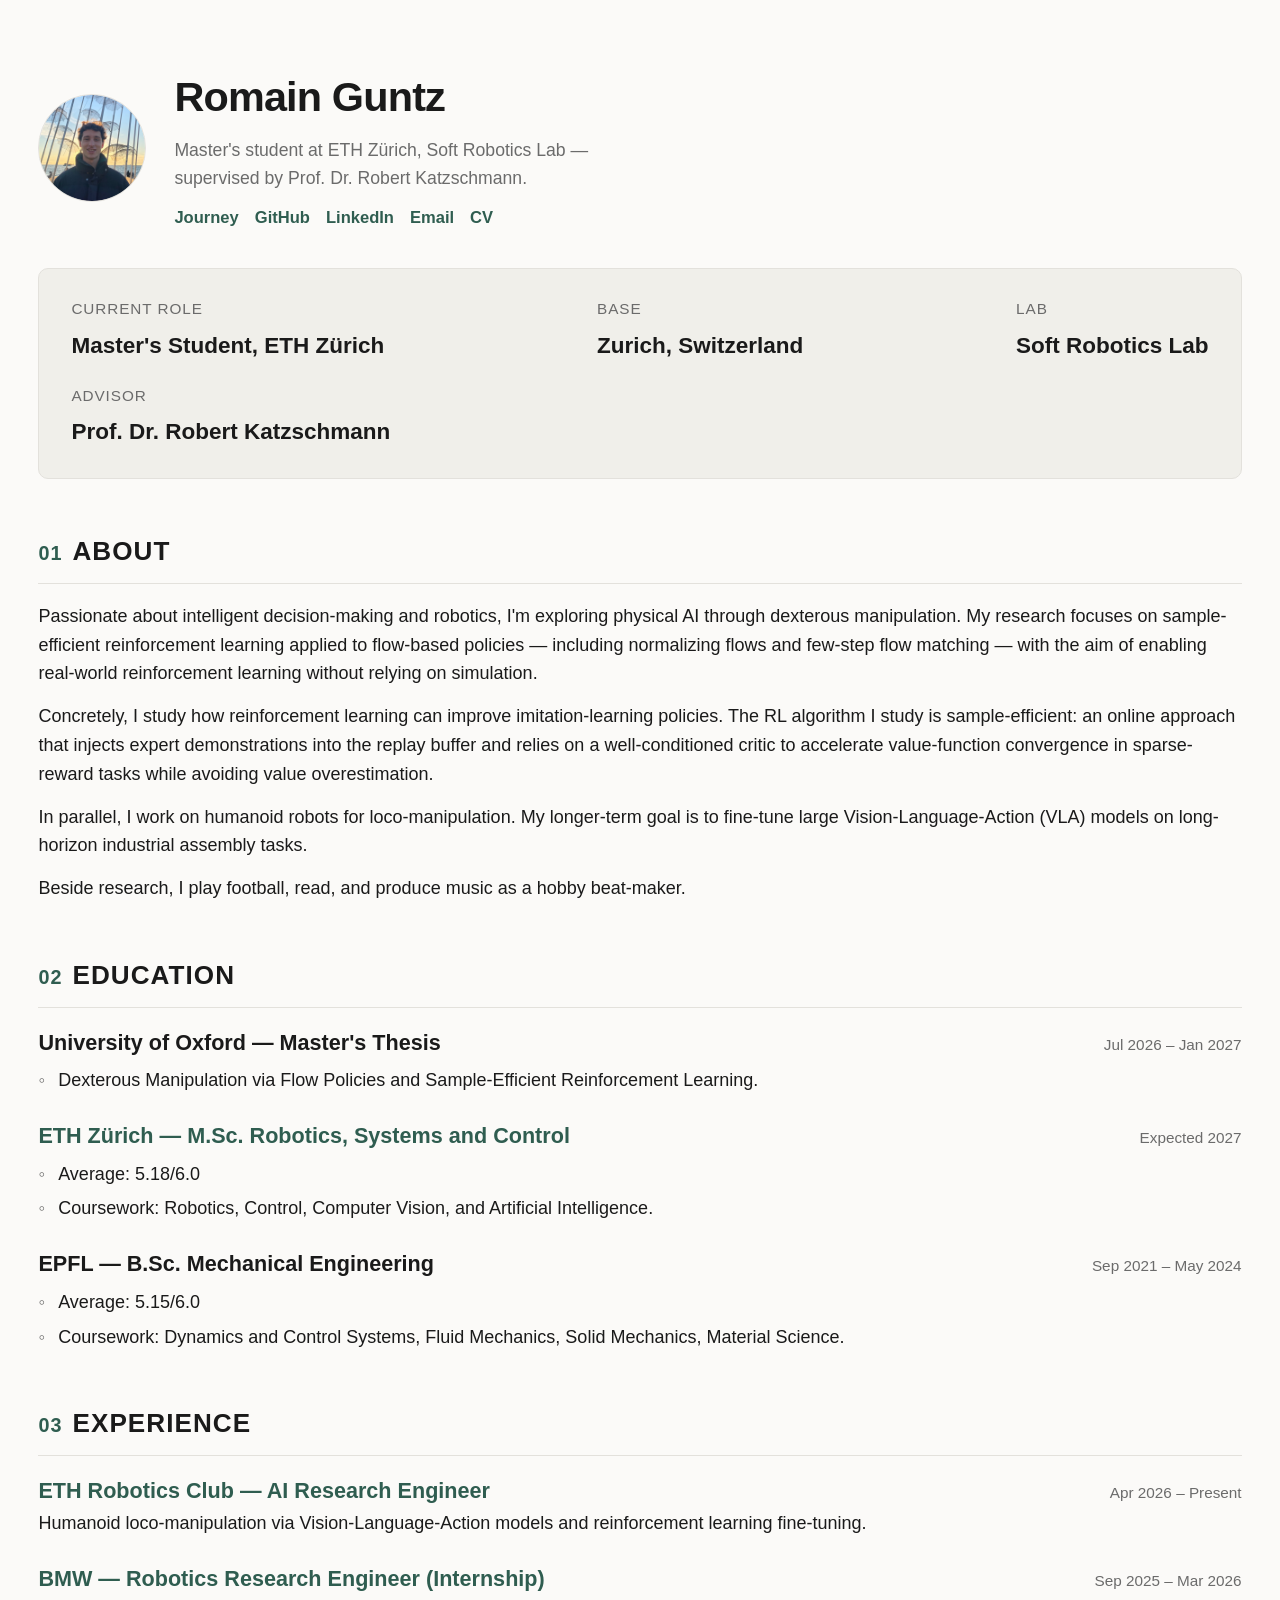
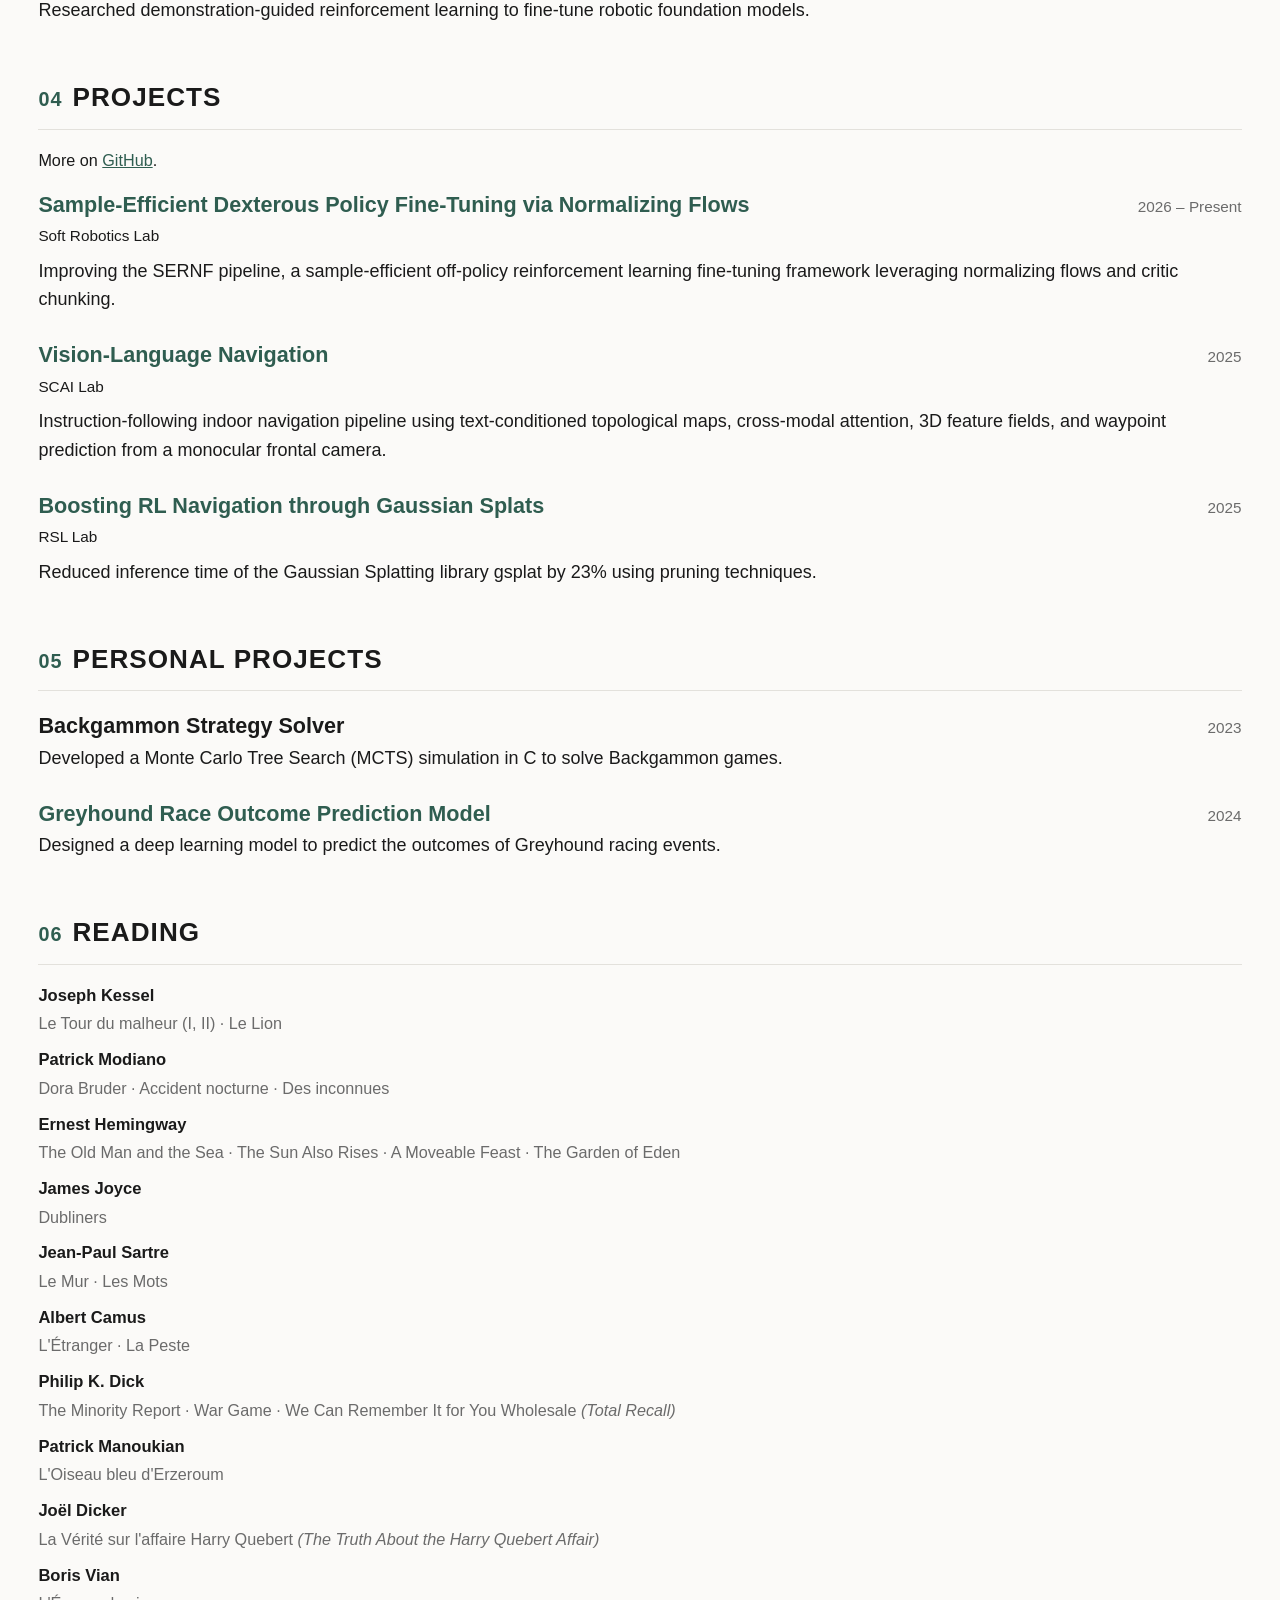
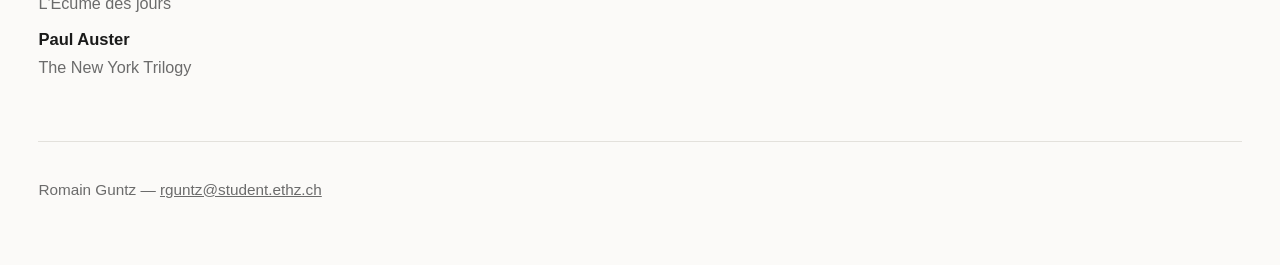
<file: index.html>
<!DOCTYPE html>
<html lang="en">
<head>
<meta charset="UTF-8">
<meta name="viewport" content="width=device-width, initial-scale=1.0">
<title>Romain Guntz</title>
<meta name="description" content="Romain Guntz — Master's student at ETH Zürich, Soft Robotics Lab. Sample-efficient reinforcement learning, flow-based policies, and robotics.">
<link rel="icon" href="data:,">
<link rel="stylesheet" href="style.css">
</head>
<body>

<div class="wrap">

  <header class="hero">
    <img class="avatar" src="assets/photo.png" alt="Romain Guntz">
    <div class="hero-text">
      <h1>Romain Guntz</h1>
      <p class="tagline">Master's student at ETH Zürich, Soft Robotics Lab — supervised by Prof. Dr. Robert Katzschmann.</p>
      <nav class="links">
        <a href="bio.html">Journey</a>
        <a href="https://github.com/rguntz/Romain_Guntz_rep" target="_blank" rel="noopener">GitHub</a>
        <a href="https://www.linkedin.com/in/romain-guntz-559415357" target="_blank" rel="noopener">LinkedIn</a>
        <a href="mailto:rguntz@student.ethz.ch">Email</a>
        <a href="https://drive.google.com/file/d/1RNRU-OB7z6vvxBUKXaoG8Me0Xwonvxqw/preview" target="_blank" rel="noopener">CV</a>
      </nav>
    </div>
  </header>

  <section class="infoblock">
    <div><span class="k">Current role</span><span class="v">Master's Student, ETH&nbsp;Zürich</span></div>
    <div><span class="k">Base</span><span class="v">Zurich, Switzerland</span></div>
    <div><span class="k">Lab</span><span class="v">Soft Robotics Lab</span></div>
    <div><span class="k">Advisor</span><span class="v">Prof. Dr. Robert Katzschmann</span></div>
  </section>

  <section class="block">
    <h2><span class="num">01</span>About</h2>
    <p>Passionate about intelligent decision-making and robotics, I'm exploring physical AI through dexterous manipulation. My research focuses on sample-efficient reinforcement learning applied to flow-based policies — including normalizing flows and few-step flow matching — with the aim of enabling real-world reinforcement learning without relying on simulation.</p>
    <p>Concretely, I study how reinforcement learning can improve imitation-learning policies. The RL algorithm I study is sample-efficient: an online approach that injects expert demonstrations into the replay buffer and relies on a well-conditioned critic to accelerate value-function convergence in sparse-reward tasks while avoiding value overestimation.</p>
    <p>In parallel, I work on humanoid robots for loco-manipulation. My longer-term goal is to fine-tune large Vision-Language-Action (VLA) models on long-horizon industrial assembly tasks.</p>
    <p>Beside research, I play football, read, and produce music as a hobby beat-maker.</p>
  </section>

  <section class="block">
    <h2><span class="num">02</span>Education</h2>
    <ul class="entries">
      <li>
        <div class="entry-head">
          <span class="entry-title">University of Oxford — Master's Thesis</span>
          <span class="entry-date">Jul 2026 – Jan 2027</span>
        </div>
        <ul class="entry-bullets">
          <li>Dexterous Manipulation via Flow Policies and Sample-Efficient Reinforcement Learning.</li>
        </ul>
      </li>
      <li>
        <div class="entry-head">
          <span class="entry-title"><a href="coursework.html">ETH Zürich — M.Sc. Robotics, Systems and Control</a></span>
          <span class="entry-date">Expected 2027</span>
        </div>
        <ul class="entry-bullets">
          <li>Average: 5.18/6.0</li>
          <li>Coursework: Robotics, Control, Computer Vision, and Artificial Intelligence.</li>
        </ul>
      </li>
      <li>
        <div class="entry-head">
          <span class="entry-title">EPFL — B.Sc. Mechanical Engineering</span>
          <span class="entry-date">Sep 2021 – May 2024</span>
        </div>
        <ul class="entry-bullets">
          <li>Average: 5.15/6.0</li>
          <li>Coursework: Dynamics and Control Systems, Fluid Mechanics, Solid Mechanics, Material Science.</li>
        </ul>
      </li>
    </ul>
  </section>

  <section class="block">
    <h2><span class="num">03</span>Experience</h2>
    <ul class="entries">
      <li>
        <div class="entry-head">
          <span class="entry-title"><a href="experience-ethrc.html">ETH Robotics Club — AI Research Engineer</a></span>
          <span class="entry-date">Apr 2026 – Present</span>
        </div>
        <p>Humanoid loco-manipulation via Vision-Language-Action models and reinforcement learning fine-tuning.</p>
      </li>
      <li>
        <div class="entry-head">
          <span class="entry-title"><a href="experience-bmw.html">BMW — Robotics Research Engineer (Internship)</a></span>
          <span class="entry-date">Sep 2025 – Mar 2026</span>
        </div>
        <p>Researched demonstration-guided reinforcement learning to fine-tune robotic foundation models.</p>
      </li>
    </ul>
  </section>

  <section class="block">
    <h2><span class="num">04</span>Projects</h2>
    <p class="block-note">More on <a href="https://github.com/rguntz/Romain_Guntz_rep" target="_blank" rel="noopener">GitHub</a>.</p>
    <ul class="entries">
      <li>
        <div class="entry-head">
          <span class="entry-title"><a href="project-sernf.html">Sample-Efficient Dexterous Policy Fine-Tuning via Normalizing Flows</a></span>
          <span class="entry-date">2026 – Present</span>
        </div>
        <p class="entry-sub">Soft Robotics Lab</p>
        <p>Improving the SERNF pipeline, a sample-efficient off-policy reinforcement learning fine-tuning framework leveraging normalizing flows and critic chunking.</p>
      </li>
      <li>
        <div class="entry-head">
          <span class="entry-title"><a href="project-vln.html">Vision-Language Navigation</a></span>
          <span class="entry-date">2025</span>
        </div>
        <p class="entry-sub">SCAI Lab</p>
        <p>Instruction-following indoor navigation pipeline using text-conditioned topological maps, cross-modal attention, 3D feature fields, and waypoint prediction from a monocular frontal camera.</p>
      </li>
      <li>
        <div class="entry-head">
          <span class="entry-title"><a href="project-gsplat.html">Boosting RL Navigation through Gaussian Splats</a></span>
          <span class="entry-date">2025</span>
        </div>
        <p class="entry-sub">RSL Lab</p>
        <p>Reduced inference time of the Gaussian Splatting library gsplat by 23% using pruning techniques.</p>
      </li>
    </ul>
  </section>

  <section class="block">
    <h2><span class="num">05</span>Personal Projects</h2>
    <ul class="entries">
      <li>
        <div class="entry-head">
          <span class="entry-title">Backgammon Strategy Solver</span>
          <span class="entry-date">2023</span>
        </div>
        <p>Developed a Monte Carlo Tree Search (MCTS) simulation in C to solve Backgammon games.</p>
      </li>
      <li>
        <div class="entry-head">
          <span class="entry-title"><a href="project-greyhound.html">Greyhound Race Outcome Prediction Model</a></span>
          <span class="entry-date">2024</span>
        </div>
        <p>Designed a deep learning model to predict the outcomes of Greyhound racing events.</p>
      </li>
    </ul>
  </section>

  <section class="block">
    <h2><span class="num">06</span>Reading</h2>
    <ul class="reading">
      <li><span class="author">Joseph Kessel</span><span class="titles">Le Tour du malheur (I, II) · Le Lion</span></li>
      <li><span class="author">Patrick Modiano</span><span class="titles">Dora Bruder · Accident nocturne · Des inconnues</span></li>
      <li><span class="author">Ernest Hemingway</span><span class="titles">The Old Man and the Sea · The Sun Also Rises · A Moveable Feast · The Garden of Eden</span></li>
      <li><span class="author">James Joyce</span><span class="titles">Dubliners</span></li>
      <li><span class="author">Jean-Paul Sartre</span><span class="titles">Le Mur · Les Mots</span></li>
      <li><span class="author">Albert Camus</span><span class="titles">L'Étranger · La Peste</span></li>
      <li><span class="author">Philip K. Dick</span><span class="titles">The Minority Report · War Game · We Can Remember It for You Wholesale <em>(Total Recall)</em></span></li>
      <li><span class="author">Patrick Manoukian</span><span class="titles">L'Oiseau bleu d'Erzeroum</span></li>
      <li><span class="author">Joël Dicker</span><span class="titles">La Vérité sur l'affaire Harry Quebert <em>(The Truth About the Harry Quebert Affair)</em></span></li>
      <li><span class="author">Boris Vian</span><span class="titles">L'Écume des jours</span></li>
      <li><span class="author">Paul Auster</span><span class="titles">The New York Trilogy</span></li>
    </ul>
  </section>

  <footer>
    <p>Romain Guntz — <a href="mailto:rguntz@student.ethz.ch">rguntz@student.ethz.ch</a></p>
  </footer>

</div>

</body>
</html>
</file>
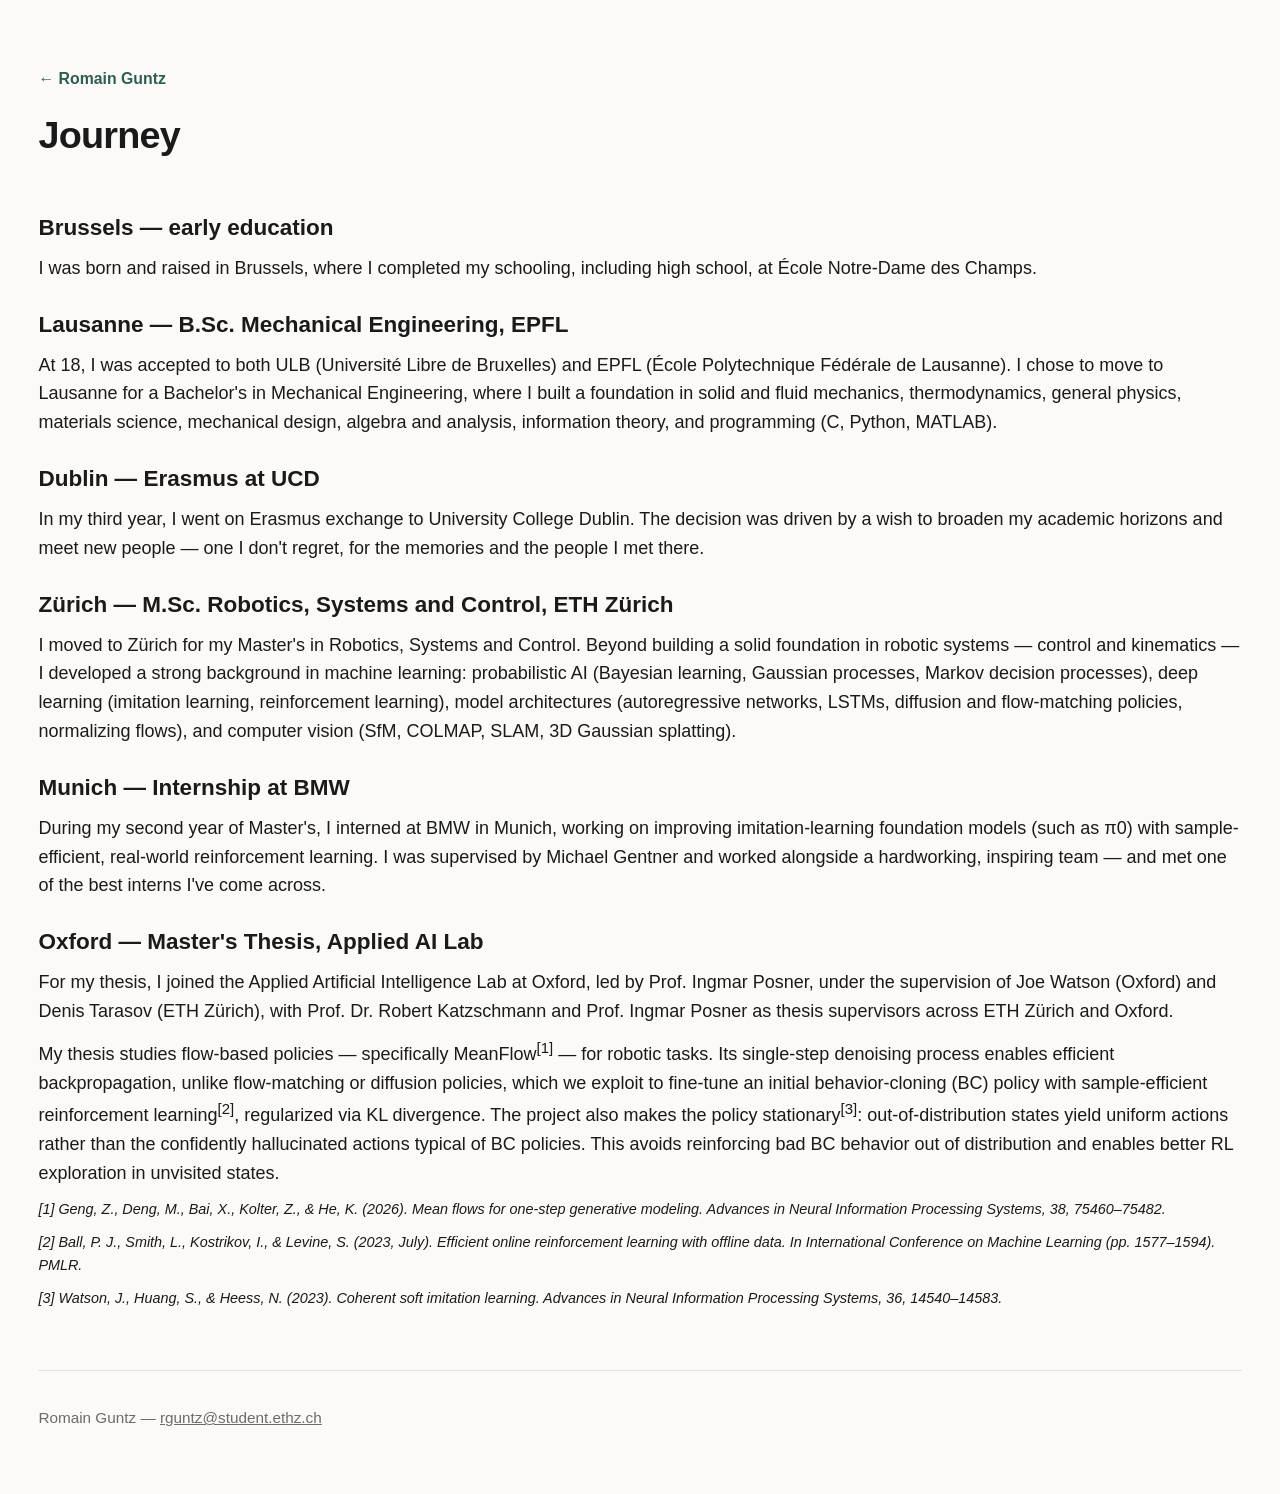
<file: bio.html>
<!DOCTYPE html>
<html lang="en">
<head>
<meta charset="UTF-8">
<meta name="viewport" content="width=device-width, initial-scale=1.0">
<title>Bio — Romain Guntz</title>
<meta name="description" content="Romain Guntz — my journey, from Brussels to EPFL, Dublin, ETH Zürich, BMW Munich, and Oxford.">
<link rel="icon" href="data:,">
<link rel="stylesheet" href="style.css">
</head>
<body>

<div class="wrap">

  <header class="hero hero-sub">
    <div class="hero-text">
      <a class="back-link" href="index.html">← Romain Guntz</a>
      <h1>Journey</h1>
    </div>
  </header>

  <section class="block">
    <div class="journey">
      <div class="journey-item">
        <h3>Brussels — early education</h3>
        <p>I was born and raised in Brussels, where I completed my schooling, including high school, at École Notre-Dame des Champs.</p>
      </div>
      <div class="journey-item">
        <h3>Lausanne — B.Sc. Mechanical Engineering, EPFL</h3>
        <p>At 18, I was accepted to both ULB (Université Libre de Bruxelles) and EPFL (École Polytechnique Fédérale de Lausanne). I chose to move to Lausanne for a Bachelor's in Mechanical Engineering, where I built a foundation in solid and fluid mechanics, thermodynamics, general physics, materials science, mechanical design, algebra and analysis, information theory, and programming (C, Python, MATLAB).</p>
      </div>
      <div class="journey-item">
        <h3>Dublin — Erasmus at UCD</h3>
        <p>In my third year, I went on Erasmus exchange to University College Dublin. The decision was driven by a wish to broaden my academic horizons and meet new people — one I don't regret, for the memories and the people I met there.</p>
      </div>
      <div class="journey-item">
        <h3>Zürich — M.Sc. Robotics, Systems and Control, ETH Zürich</h3>
        <p>I moved to Zürich for my Master's in Robotics, Systems and Control. Beyond building a solid foundation in robotic systems — control and kinematics — I developed a strong background in machine learning: probabilistic AI (Bayesian learning, Gaussian processes, Markov decision processes), deep learning (imitation learning, reinforcement learning), model architectures (autoregressive networks, LSTMs, diffusion and flow-matching policies, normalizing flows), and computer vision (SfM, COLMAP, SLAM, 3D Gaussian splatting).</p>
      </div>
      <div class="journey-item">
        <h3>Munich — Internship at BMW</h3>
        <p>During my second year of Master's, I interned at BMW in Munich, working on improving imitation-learning foundation models (such as π0) with sample-efficient, real-world reinforcement learning. I was supervised by Michael Gentner and worked alongside a hardworking, inspiring team — and met one of the best interns I've come across.</p>
      </div>
      <div class="journey-item">
        <h3>Oxford — Master's Thesis, Applied AI Lab</h3>
        <p>For my thesis, I joined the Applied Artificial Intelligence Lab at Oxford, led by Prof. Ingmar Posner, under the supervision of Joe Watson (Oxford) and Denis Tarasov (ETH Zürich), with Prof. Dr. Robert Katzschmann and Prof. Ingmar Posner as thesis supervisors across ETH Zürich and Oxford.</p>
        <p>My thesis studies flow-based policies — specifically MeanFlow<sup>[1]</sup> — for robotic tasks. Its single-step denoising process enables efficient backpropagation, unlike flow-matching or diffusion policies, which we exploit to fine-tune an initial behavior-cloning (BC) policy with sample-efficient reinforcement learning<sup>[2]</sup>, regularized via KL divergence. The project also makes the policy stationary<sup>[3]</sup>: out-of-distribution states yield uniform actions rather than the confidently hallucinated actions typical of BC policies. This avoids reinforcing bad BC behavior out of distribution and enables better RL exploration in unvisited states.</p>
        <p class="citation">[1] Geng, Z., Deng, M., Bai, X., Kolter, Z., & He, K. (2026). Mean flows for one-step generative modeling. Advances in Neural Information Processing Systems, 38, 75460–75482.</p>
        <p class="citation">[2] Ball, P. J., Smith, L., Kostrikov, I., & Levine, S. (2023, July). Efficient online reinforcement learning with offline data. In International Conference on Machine Learning (pp. 1577–1594). PMLR.</p>
        <p class="citation">[3] Watson, J., Huang, S., & Heess, N. (2023). Coherent soft imitation learning. Advances in Neural Information Processing Systems, 36, 14540–14583.</p>
      </div>
    </div>
  </section>

  <footer>
    <p>Romain Guntz — <a href="mailto:rguntz@student.ethz.ch">rguntz@student.ethz.ch</a></p>
  </footer>

</div>
</body>
</html>
</file>
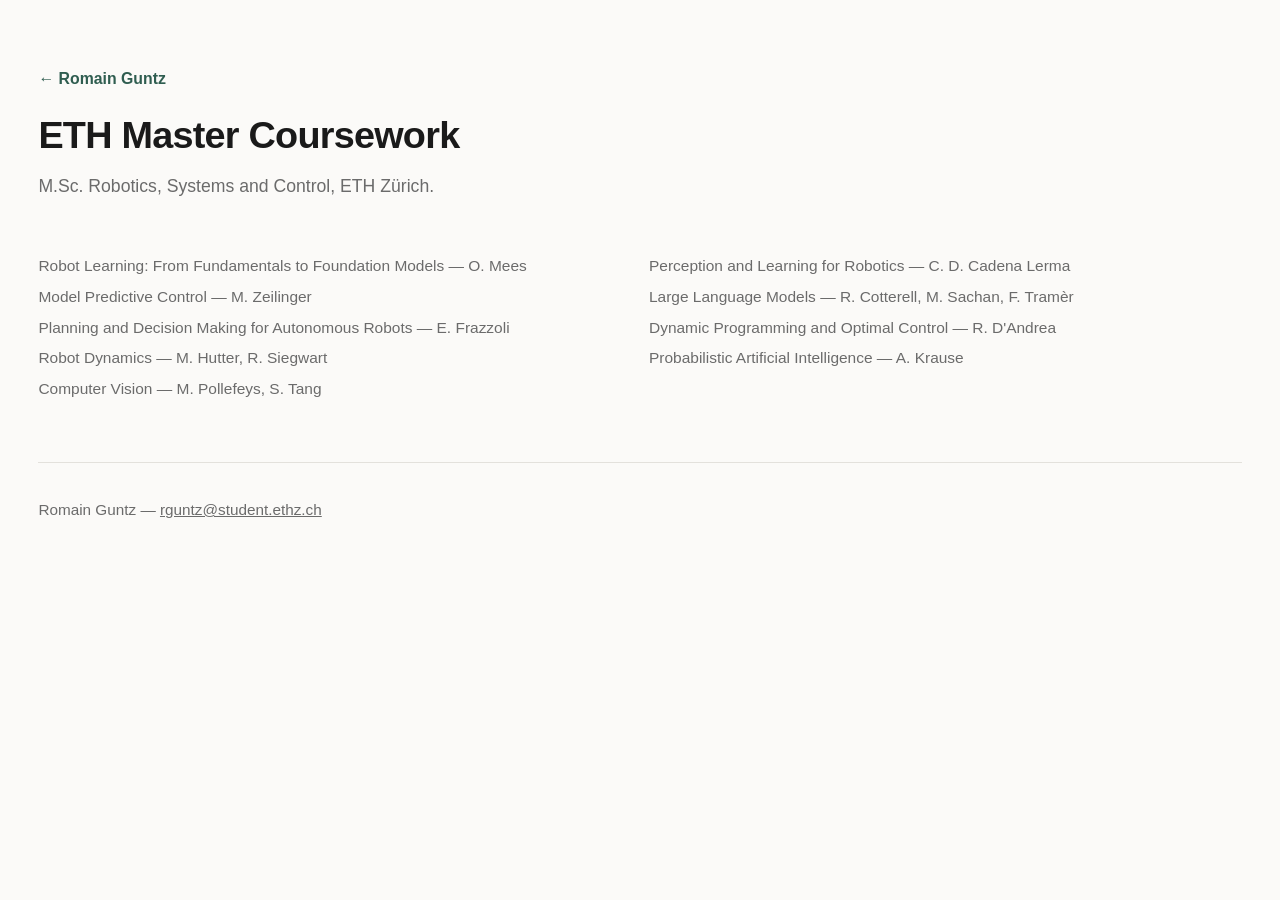
<file: coursework.html>
<!DOCTYPE html>
<html lang="en">
<head>
<meta charset="UTF-8">
<meta name="viewport" content="width=device-width, initial-scale=1.0">
<title>ETH Master Coursework — Romain Guntz</title>
<meta name="description" content="Coursework from Romain Guntz's Master's in Robotics, Systems and Control at ETH Zürich.">
<link rel="icon" href="data:,">
<link rel="stylesheet" href="style.css">
</head>
<body>

<div class="wrap">

  <header class="hero hero-sub">
    <div class="hero-text">
      <a class="back-link" href="index.html">← Romain Guntz</a>
      <h1>ETH Master Coursework</h1>
      <p class="tagline">M.Sc. Robotics, Systems and Control, ETH Zürich.</p>
    </div>
  </header>

  <section class="block">
    <ul class="coursework">
      <li>Robot Learning: From Fundamentals to Foundation Models <span>— O. Mees</span></li>
      <li>Perception and Learning for Robotics <span>— C. D. Cadena Lerma</span></li>
      <li>Model Predictive Control <span>— M. Zeilinger</span></li>
      <li>Large Language Models <span>— R. Cotterell, M. Sachan, F. Tramèr</span></li>
      <li>Planning and Decision Making for Autonomous Robots <span>— E. Frazzoli</span></li>
      <li>Dynamic Programming and Optimal Control <span>— R. D'Andrea</span></li>
      <li>Robot Dynamics <span>— M. Hutter, R. Siegwart</span></li>
      <li>Probabilistic Artificial Intelligence <span>— A. Krause</span></li>
      <li>Computer Vision <span>— M. Pollefeys, S. Tang</span></li>
    </ul>
  </section>

  <footer>
    <p>Romain Guntz — <a href="mailto:rguntz@student.ethz.ch">rguntz@student.ethz.ch</a></p>
  </footer>

</div>
</body>
</html>
</file>
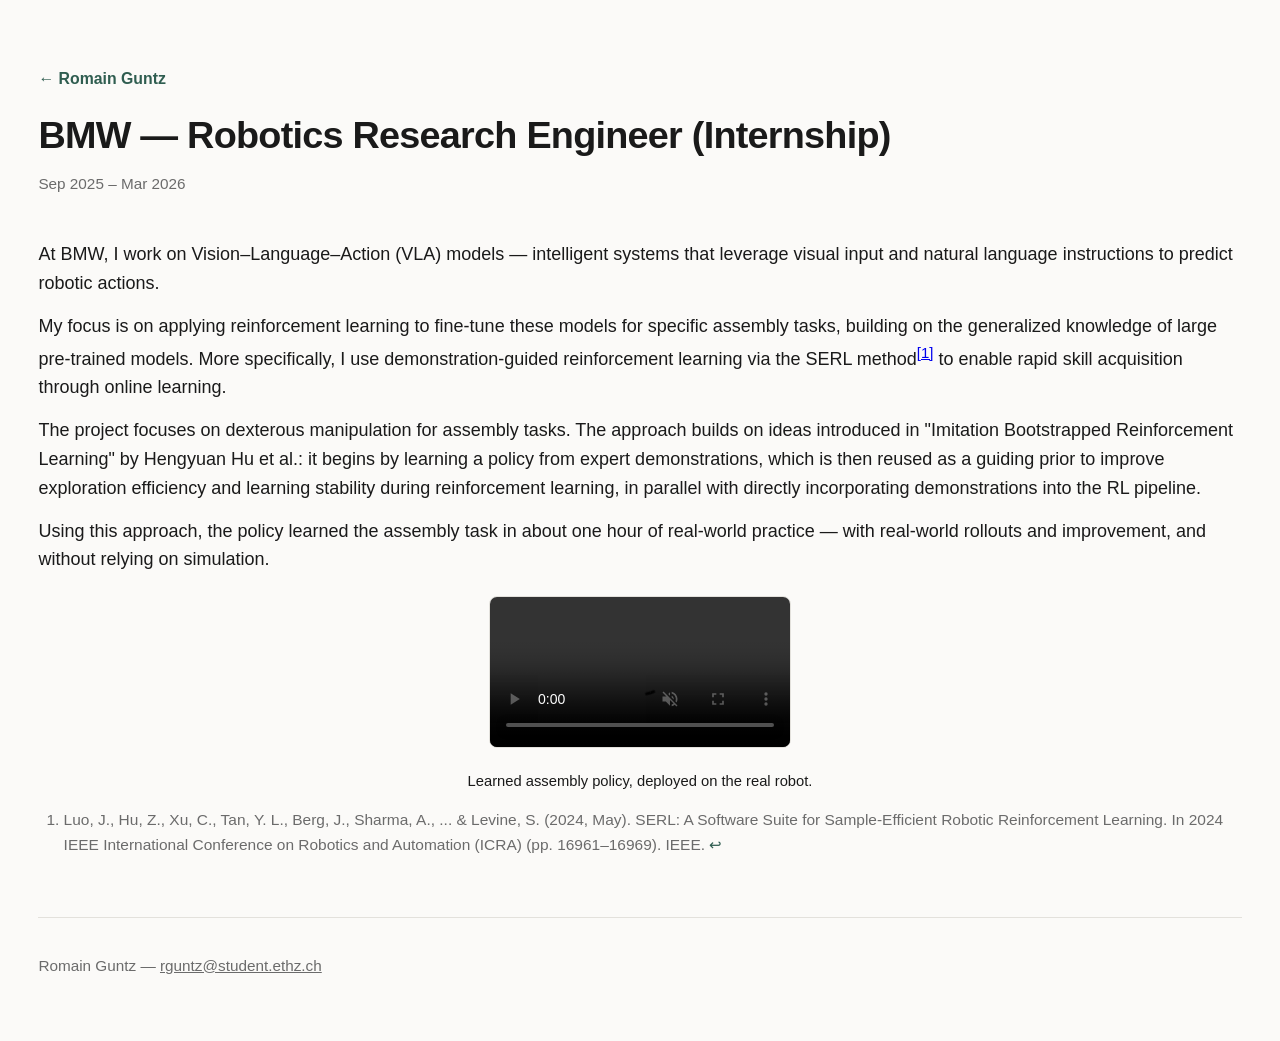
<file: experience-bmw.html>
<!DOCTYPE html>
<html lang="en">
<head>
<meta charset="UTF-8">
<meta name="viewport" content="width=device-width, initial-scale=1.0">
<title>BMW — Romain Guntz</title>
<meta name="description" content="Robotics Research Engineer internship at BMW — reinforcement learning fine-tuning of VLA models for dexterous assembly tasks.">
<link rel="icon" href="data:,">
<link rel="stylesheet" href="style.css">
</head>
<body>

<div class="wrap">

  <header class="hero hero-sub">
    <div class="hero-text">
      <a class="back-link" href="index.html">← Romain Guntz</a>
      <h1>BMW — Robotics Research Engineer (Internship)</h1>
      <p class="detail-date">Sep 2025 – Mar 2026</p>
    </div>
  </header>

  <section class="block">
    <p>At BMW, I work on Vision–Language–Action (VLA) models — intelligent systems that leverage visual input and natural language instructions to predict robotic actions.</p>
    <p>My focus is on applying reinforcement learning to fine-tune these models for specific assembly tasks, building on the generalized knowledge of large pre-trained models. More specifically, I use demonstration-guided reinforcement learning via the SERL method<sup><a href="#ref1" id="ref1-src">[1]</a></sup> to enable rapid skill acquisition through online learning.</p>
    <p>The project focuses on dexterous manipulation for assembly tasks. The approach builds on ideas introduced in "Imitation Bootstrapped Reinforcement Learning" by Hengyuan Hu et al.: it begins by learning a policy from expert demonstrations, which is then reused as a guiding prior to improve exploration efficiency and learning stability during reinforcement learning, in parallel with directly incorporating demonstrations into the RL pipeline.</p>
    <p>Using this approach, the policy learned the assembly task in about one hour of real-world practice — with real-world rollouts and improvement, and without relying on simulation.</p>

    <video controls muted playsinline>
      <source src="assets/videos/bmw_assembly_demo.mp4" type="video/mp4">
    </video>
    <p class="video-caption">Learned assembly policy, deployed on the real robot.</p>

    <ol class="references">
      <li id="ref1">Luo, J., Hu, Z., Xu, C., Tan, Y. L., Berg, J., Sharma, A., ... & Levine, S. (2024, May). SERL: A Software Suite for Sample-Efficient Robotic Reinforcement Learning. In 2024 IEEE International Conference on Robotics and Automation (ICRA) (pp. 16961–16969). IEEE. <a class="back-ref" href="#ref1-src">↩</a></li>
    </ol>
  </section>

  <footer>
    <p>Romain Guntz — <a href="mailto:rguntz@student.ethz.ch">rguntz@student.ethz.ch</a></p>
  </footer>

</div>
</body>
</html>
</file>
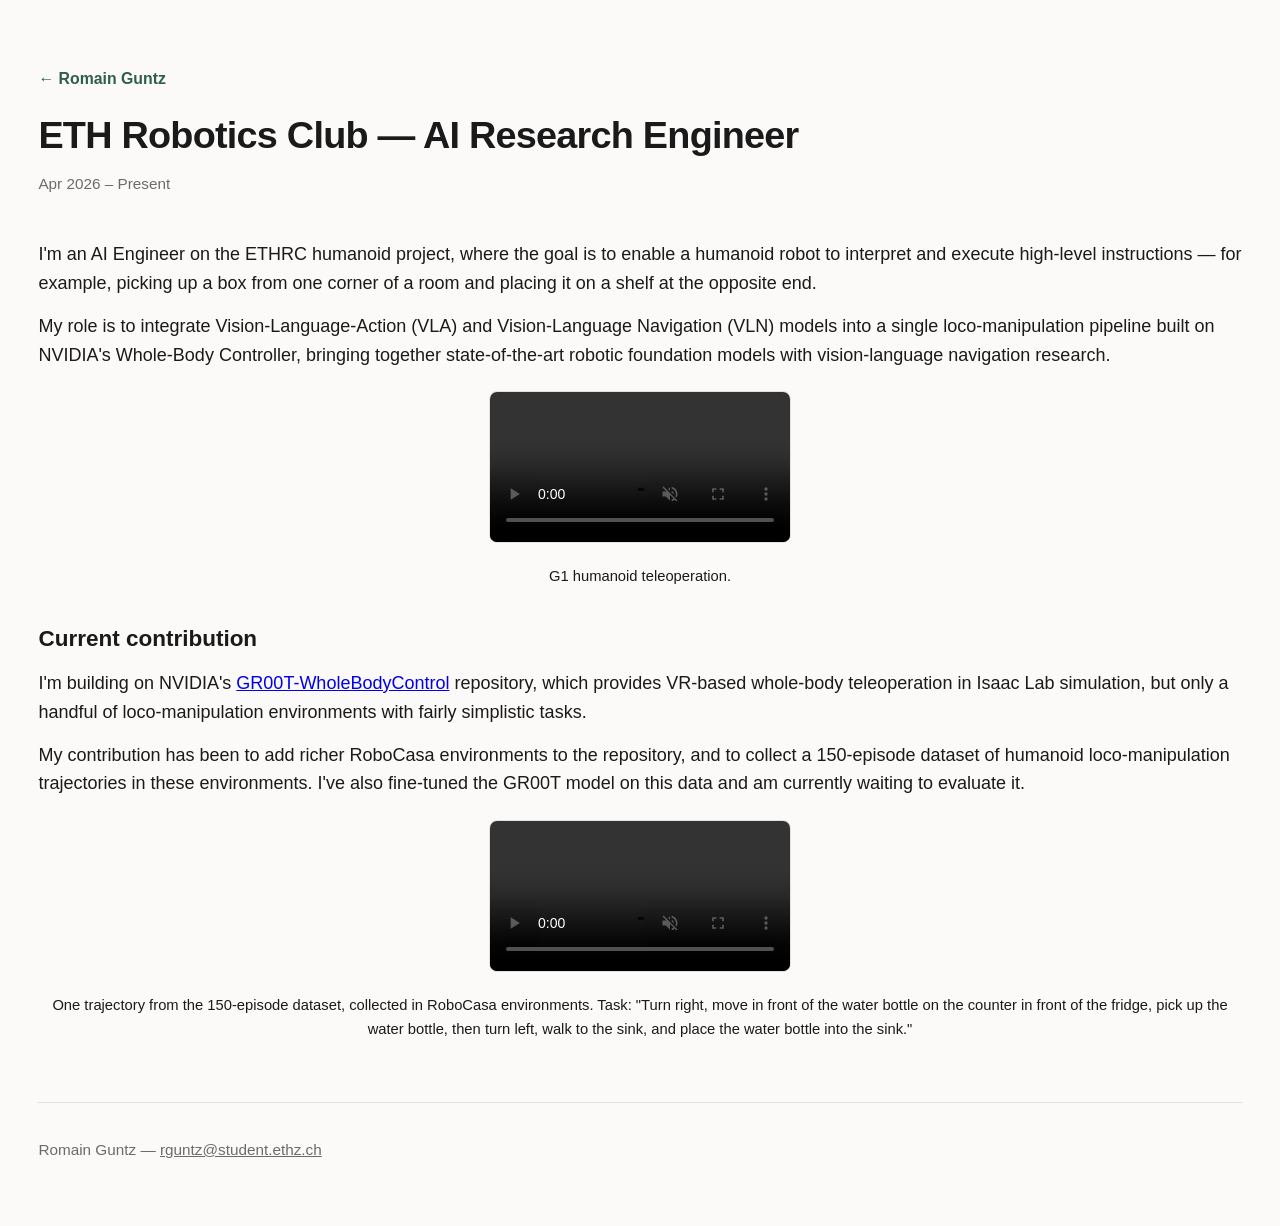
<file: experience-ethrc.html>
<!DOCTYPE html>
<html lang="en">
<head>
<meta charset="UTF-8">
<meta name="viewport" content="width=device-width, initial-scale=1.0">
<title>ETH Robotics Club — Romain Guntz</title>
<meta name="description" content="AI Research Engineer on the ETHRC humanoid project — loco-manipulation with VLA, VLN, and NVIDIA's Whole-Body Controller.">
<link rel="icon" href="data:,">
<link rel="stylesheet" href="style.css">
</head>
<body>

<div class="wrap">

  <header class="hero hero-sub">
    <div class="hero-text">
      <a class="back-link" href="index.html">← Romain Guntz</a>
      <h1>ETH Robotics Club — AI Research Engineer</h1>
      <p class="detail-date">Apr 2026 – Present</p>
    </div>
  </header>

  <section class="block">
    <p>I'm an AI Engineer on the ETHRC humanoid project, where the goal is to enable a humanoid robot to interpret and execute high-level instructions — for example, picking up a box from one corner of a room and placing it on a shelf at the opposite end.</p>
    <p>My role is to integrate Vision-Language-Action (VLA) and Vision-Language Navigation (VLN) models into a single loco-manipulation pipeline built on NVIDIA's Whole-Body Controller, bringing together state-of-the-art robotic foundation models with vision-language navigation research.</p>

    <video controls muted playsinline>
      <source src="assets/videos/g1_teleoperation.mp4" type="video/mp4">
    </video>
    <p class="video-caption">G1 humanoid teleoperation.</p>

    <h3>Current contribution</h3>
    <p>I'm building on NVIDIA's <a href="https://github.com/NVlabs/GR00T-WholeBodyControl" target="_blank" rel="noopener">GR00T-WholeBodyControl</a> repository, which provides VR-based whole-body teleoperation in Isaac Lab simulation, but only a handful of loco-manipulation environments with fairly simplistic tasks.</p>
    <p>My contribution has been to add richer RoboCasa environments to the repository, and to collect a 150-episode dataset of humanoid loco-manipulation trajectories in these environments. I've also fine-tuned the GR00T model on this data and am currently waiting to evaluate it.</p>

    <video controls muted playsinline>
      <source src="assets/videos/gr00t_episode_000000.mp4" type="video/mp4">
    </video>
    <p class="video-caption">One trajectory from the 150-episode dataset, collected in RoboCasa environments. Task: "Turn right, move in front of the water bottle on the counter in front of the fridge, pick up the water bottle, then turn left, walk to the sink, and place the water bottle into the sink."</p>
  </section>

  <footer>
    <p>Romain Guntz — <a href="mailto:rguntz@student.ethz.ch">rguntz@student.ethz.ch</a></p>
  </footer>

</div>
</body>
</html>
</file>
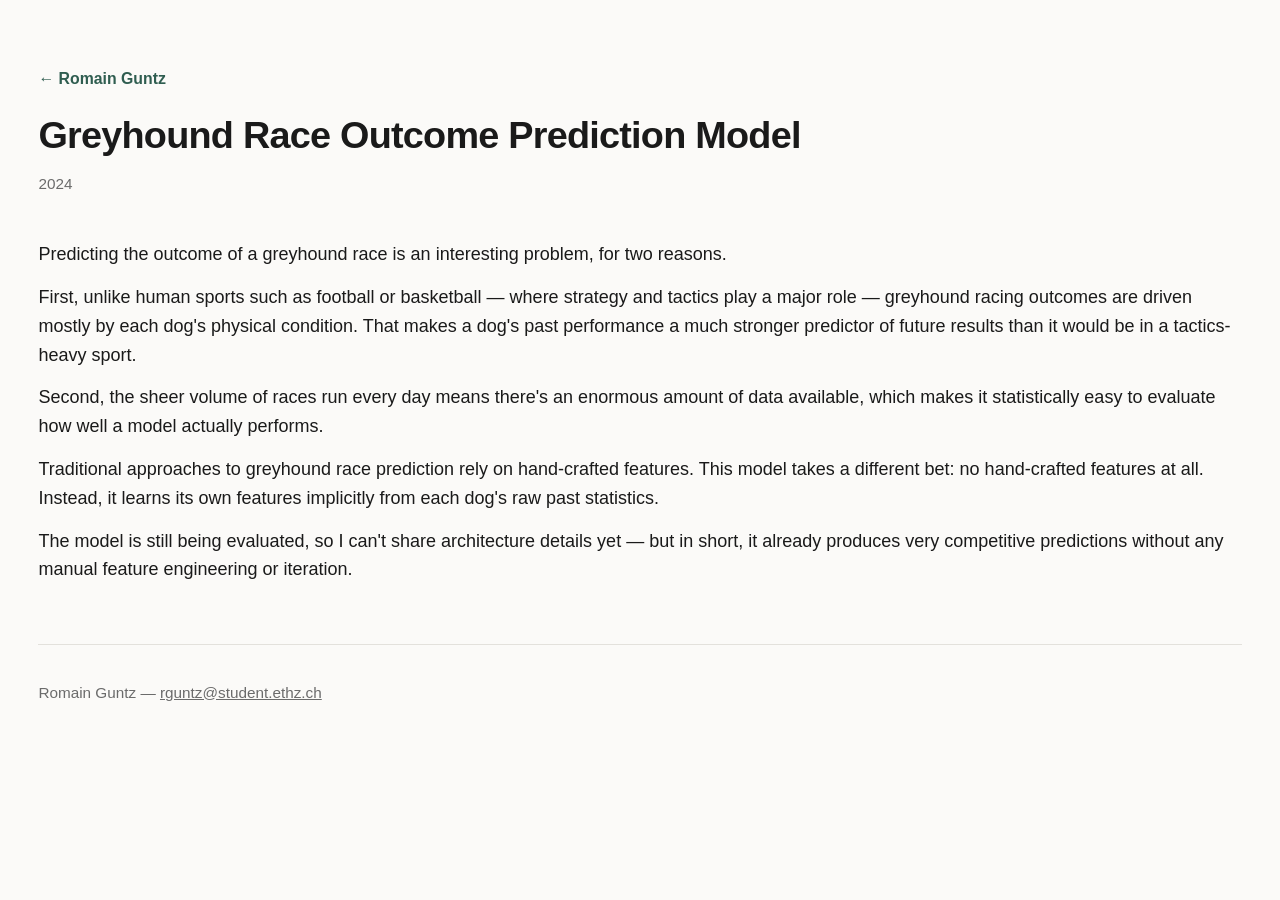
<file: project-greyhound.html>
<!DOCTYPE html>
<html lang="en">
<head>
<meta charset="UTF-8">
<meta name="viewport" content="width=device-width, initial-scale=1.0">
<title>Greyhound Race Prediction — Romain Guntz</title>
<meta name="description" content="A deep learning model for predicting greyhound race outcomes, learning its own features instead of relying on hand-crafted ones.">
<link rel="icon" href="data:,">
<link rel="stylesheet" href="style.css">
</head>
<body>

<div class="wrap">

  <header class="hero hero-sub">
    <div class="hero-text">
      <a class="back-link" href="index.html">← Romain Guntz</a>
      <h1>Greyhound Race Outcome Prediction Model</h1>
      <p class="detail-date">2024</p>
    </div>
  </header>

  <section class="block">
    <p>Predicting the outcome of a greyhound race is an interesting problem, for two reasons.</p>
    <p>First, unlike human sports such as football or basketball — where strategy and tactics play a major role — greyhound racing outcomes are driven mostly by each dog's physical condition. That makes a dog's past performance a much stronger predictor of future results than it would be in a tactics-heavy sport.</p>
    <p>Second, the sheer volume of races run every day means there's an enormous amount of data available, which makes it statistically easy to evaluate how well a model actually performs.</p>
    <p>Traditional approaches to greyhound race prediction rely on hand-crafted features. This model takes a different bet: no hand-crafted features at all. Instead, it learns its own features implicitly from each dog's raw past statistics.</p>
    <p>The model is still being evaluated, so I can't share architecture details yet — but in short, it already produces very competitive predictions without any manual feature engineering or iteration.</p>
  </section>

  <footer>
    <p>Romain Guntz — <a href="mailto:rguntz@student.ethz.ch">rguntz@student.ethz.ch</a></p>
  </footer>

</div>
</body>
</html>
</file>
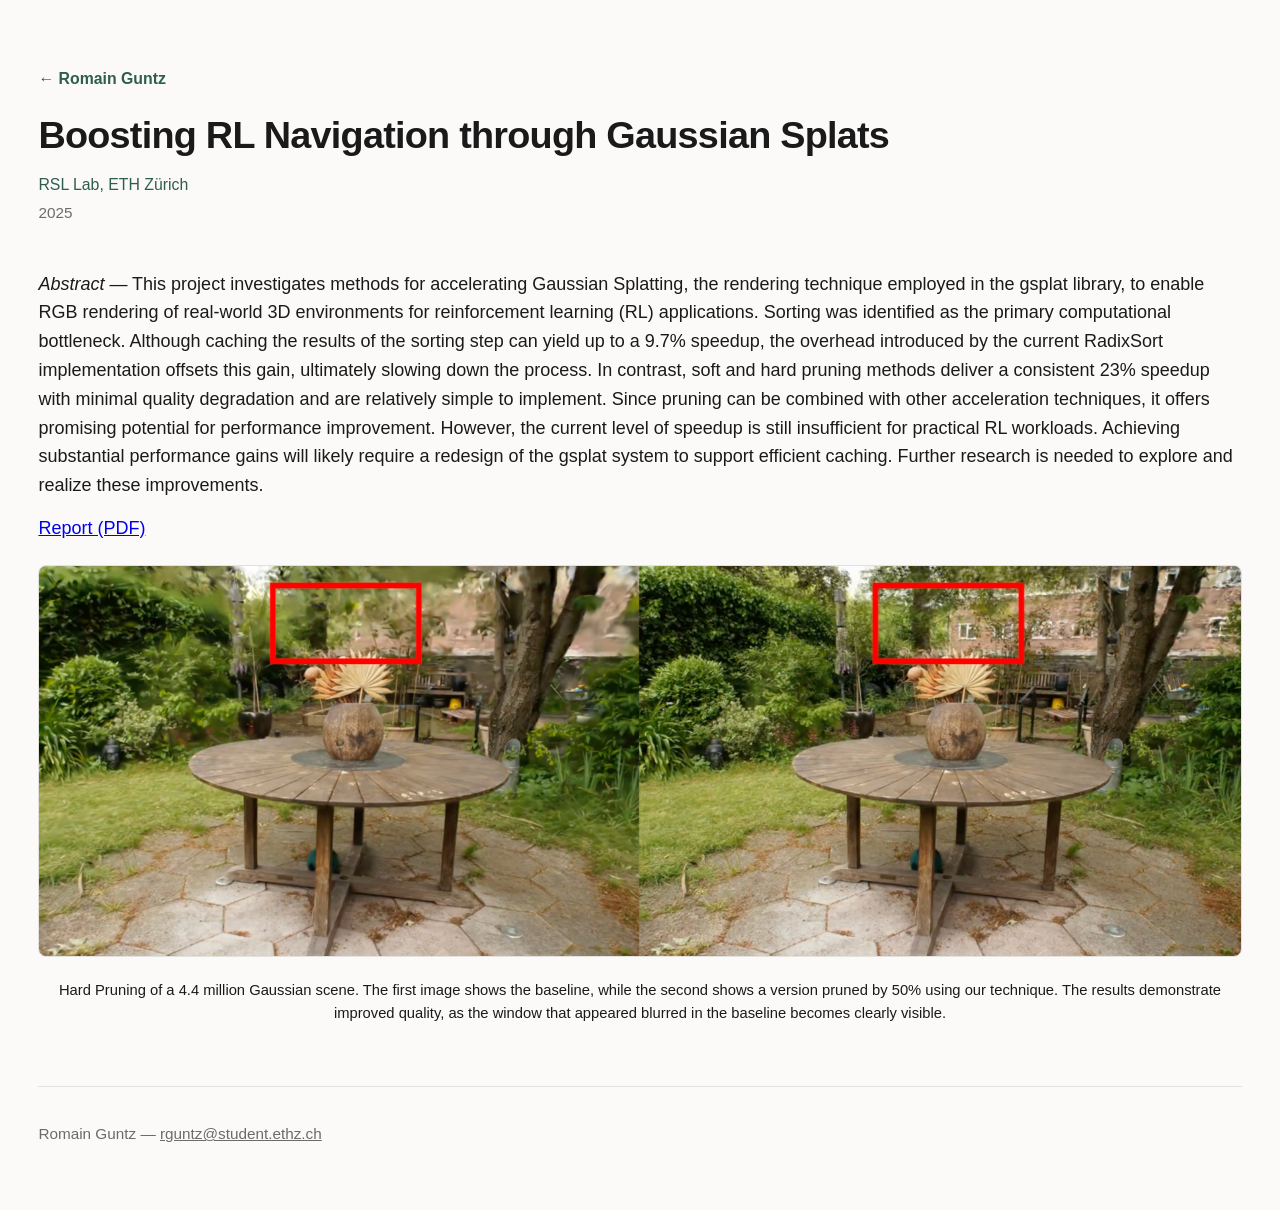
<file: project-gsplat.html>
<!DOCTYPE html>
<html lang="en">
<head>
<meta charset="UTF-8">
<meta name="viewport" content="width=device-width, initial-scale=1.0">
<title>Gaussian Splats for RL Navigation — Romain Guntz</title>
<meta name="description" content="Boosting RL Navigation through Gaussian Splats — RSL Lab, ETH Zürich.">
<link rel="icon" href="data:,">
<link rel="stylesheet" href="style.css">
</head>
<body>

<div class="wrap">

  <header class="hero hero-sub">
    <div class="hero-text">
      <a class="back-link" href="index.html">← Romain Guntz</a>
      <h1>Boosting RL Navigation through Gaussian Splats</h1>
      <p class="detail-meta">RSL Lab, ETH Zürich</p>
      <p class="detail-date">2025</p>
    </div>
  </header>

  <section class="block">
    <p><em>Abstract</em> — This project investigates methods for accelerating Gaussian Splatting, the rendering technique employed in the gsplat library, to enable RGB rendering of real-world 3D environments for reinforcement learning (RL) applications. Sorting was identified as the primary computational bottleneck. Although caching the results of the sorting step can yield up to a 9.7% speedup, the overhead introduced by the current RadixSort implementation offsets this gain, ultimately slowing down the process. In contrast, soft and hard pruning methods deliver a consistent 23% speedup with minimal quality degradation and are relatively simple to implement. Since pruning can be combined with other acceleration techniques, it offers promising potential for performance improvement. However, the current level of speedup is still insufficient for practical RL workloads. Achieving substantial performance gains will likely require a redesign of the gsplat system to support efficient caching. Further research is needed to explore and realize these improvements.</p>
    <p><a href="assets/Gaussian_Splats_Report.pdf" target="_blank" rel="noopener">Report (PDF)</a></p>

    <img src="assets/gsplat_hard_pruning.png" alt="Hard pruning comparison on a 4.4 million Gaussian scene">
    <p class="video-caption">Hard Pruning of a 4.4 million Gaussian scene. The first image shows the baseline, while the second shows a version pruned by 50% using our technique. The results demonstrate improved quality, as the window that appeared blurred in the baseline becomes clearly visible.</p>
  </section>

  <footer>
    <p>Romain Guntz — <a href="mailto:rguntz@student.ethz.ch">rguntz@student.ethz.ch</a></p>
  </footer>

</div>
</body>
</html>
</file>
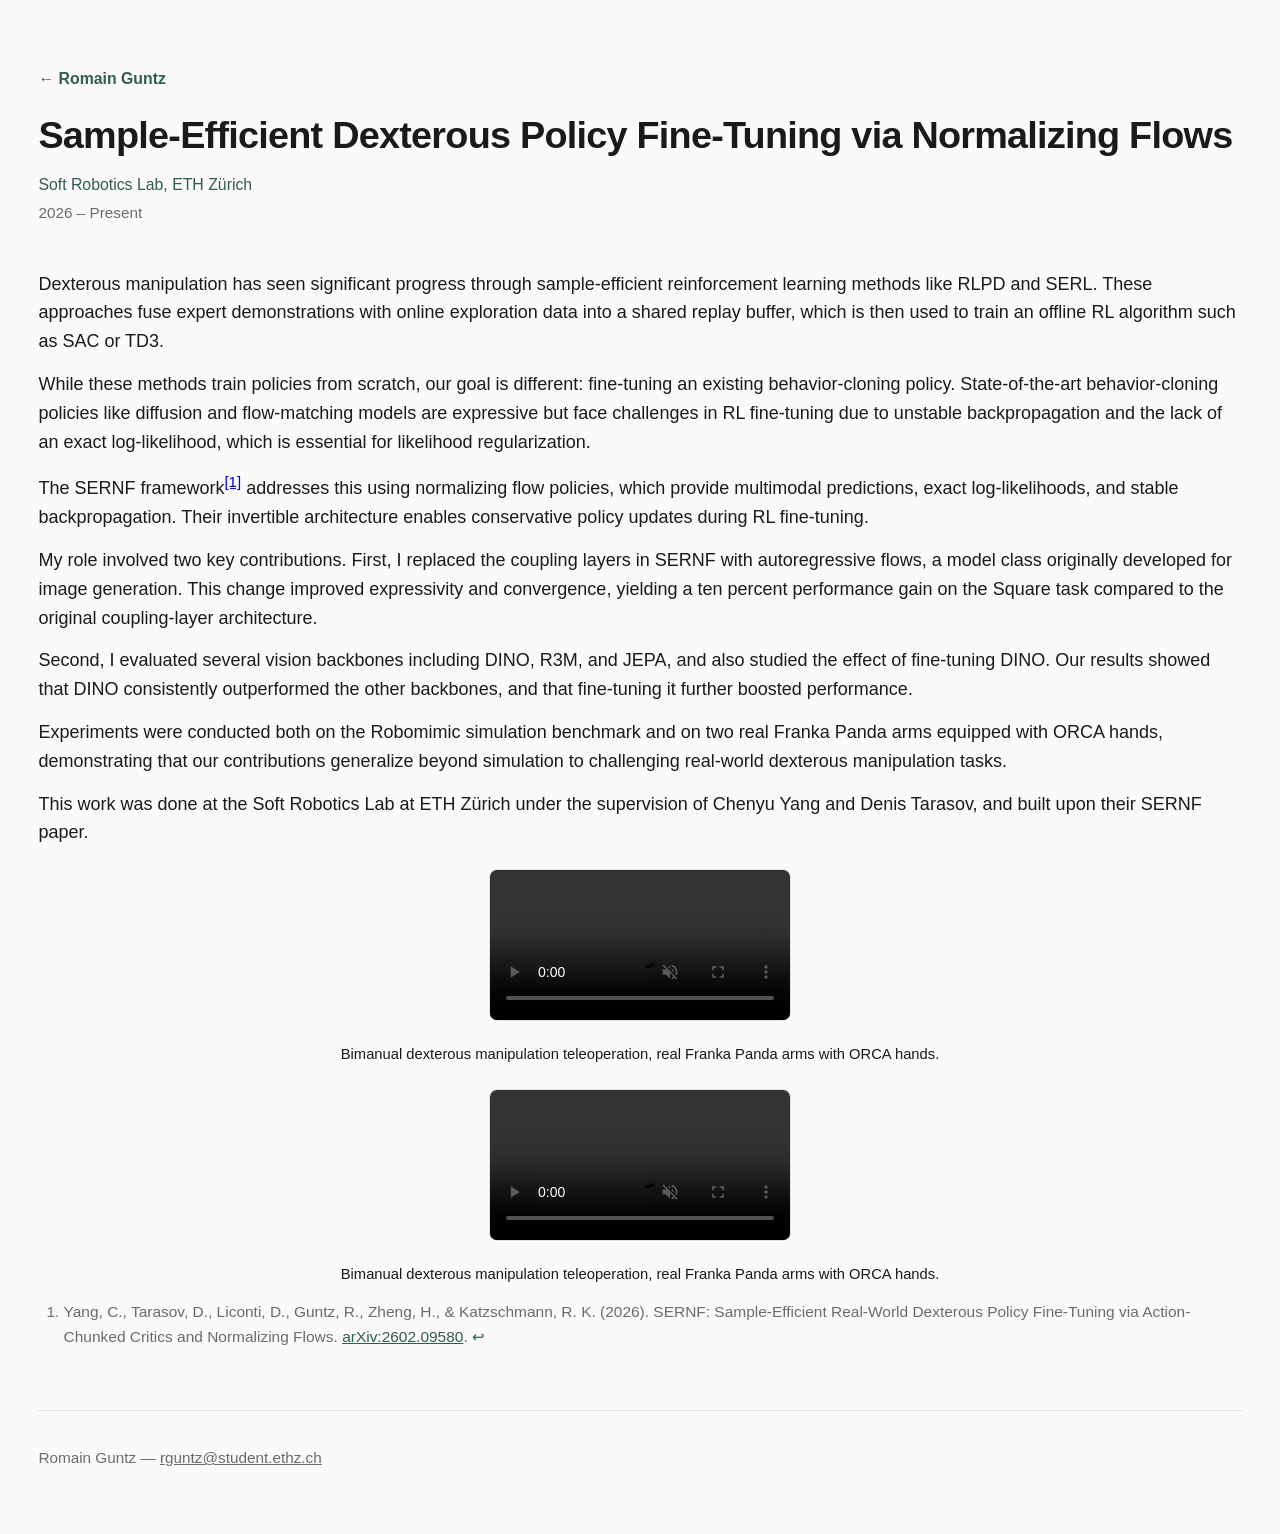
<file: project-sernf.html>
<!DOCTYPE html>
<html lang="en">
<head>
<meta charset="UTF-8">
<meta name="viewport" content="width=device-width, initial-scale=1.0">
<title>SERNF — Romain Guntz</title>
<meta name="description" content="Sample-Efficient Dexterous Policy Fine-Tuning via Normalizing Flows — Soft Robotics Lab, ETH Zürich.">
<link rel="icon" href="data:,">
<link rel="stylesheet" href="style.css">
</head>
<body>

<div class="wrap">

  <header class="hero hero-sub">
    <div class="hero-text">
      <a class="back-link" href="index.html">← Romain Guntz</a>
      <h1>Sample-Efficient Dexterous Policy Fine-Tuning via Normalizing Flows</h1>
      <p class="detail-meta">Soft Robotics Lab, ETH Zürich</p>
      <p class="detail-date">2026 – Present</p>
    </div>
  </header>

  <section class="block">
    <p>Dexterous manipulation has seen significant progress through sample-efficient reinforcement learning methods like RLPD and SERL. These approaches fuse expert demonstrations with online exploration data into a shared replay buffer, which is then used to train an offline RL algorithm such as SAC or TD3.</p>
    <p>While these methods train policies from scratch, our goal is different: fine-tuning an existing behavior-cloning policy. State-of-the-art behavior-cloning policies like diffusion and flow-matching models are expressive but face challenges in RL fine-tuning due to unstable backpropagation and the lack of an exact log-likelihood, which is essential for likelihood regularization.</p>
    <p>The SERNF framework<sup><a href="#ref1" id="ref1-src">[1]</a></sup> addresses this using normalizing flow policies, which provide multimodal predictions, exact log-likelihoods, and stable backpropagation. Their invertible architecture enables conservative policy updates during RL fine-tuning.</p>
    <p>My role involved two key contributions. First, I replaced the coupling layers in SERNF with autoregressive flows, a model class originally developed for image generation. This change improved expressivity and convergence, yielding a ten percent performance gain on the Square task compared to the original coupling-layer architecture.</p>
    <p>Second, I evaluated several vision backbones including DINO, R3M, and JEPA, and also studied the effect of fine-tuning DINO. Our results showed that DINO consistently outperformed the other backbones, and that fine-tuning it further boosted performance.</p>
    <p>Experiments were conducted both on the Robomimic simulation benchmark and on two real Franka Panda arms equipped with ORCA hands, demonstrating that our contributions generalize beyond simulation to challenging real-world dexterous manipulation tasks.</p>
    <p>This work was done at the Soft Robotics Lab at ETH Zürich under the supervision of Chenyu Yang and Denis Tarasov, and built upon their SERNF paper.</p>

    <video controls muted playsinline>
      <source src="assets/videos/sernf_demo_1.mp4" type="video/mp4">
    </video>
    <p class="video-caption">Bimanual dexterous manipulation teleoperation, real Franka Panda arms with ORCA hands.</p>

    <video controls muted playsinline>
      <source src="assets/videos/sernf_demo_2.mp4" type="video/mp4">
    </video>
    <p class="video-caption">Bimanual dexterous manipulation teleoperation, real Franka Panda arms with ORCA hands.</p>

    <ol class="references">
      <li id="ref1">Yang, C., Tarasov, D., Liconti, D., Guntz, R., Zheng, H., & Katzschmann, R. K. (2026). SERNF: Sample-Efficient Real-World Dexterous Policy Fine-Tuning via Action-Chunked Critics and Normalizing Flows. <a href="https://arxiv.org/abs/2602.09580" target="_blank" rel="noopener">arXiv:2602.09580</a>. <a class="back-ref" href="#ref1-src">↩</a></li>
    </ol>
  </section>

  <footer>
    <p>Romain Guntz — <a href="mailto:rguntz@student.ethz.ch">rguntz@student.ethz.ch</a></p>
  </footer>

</div>
</body>
</html>
</file>
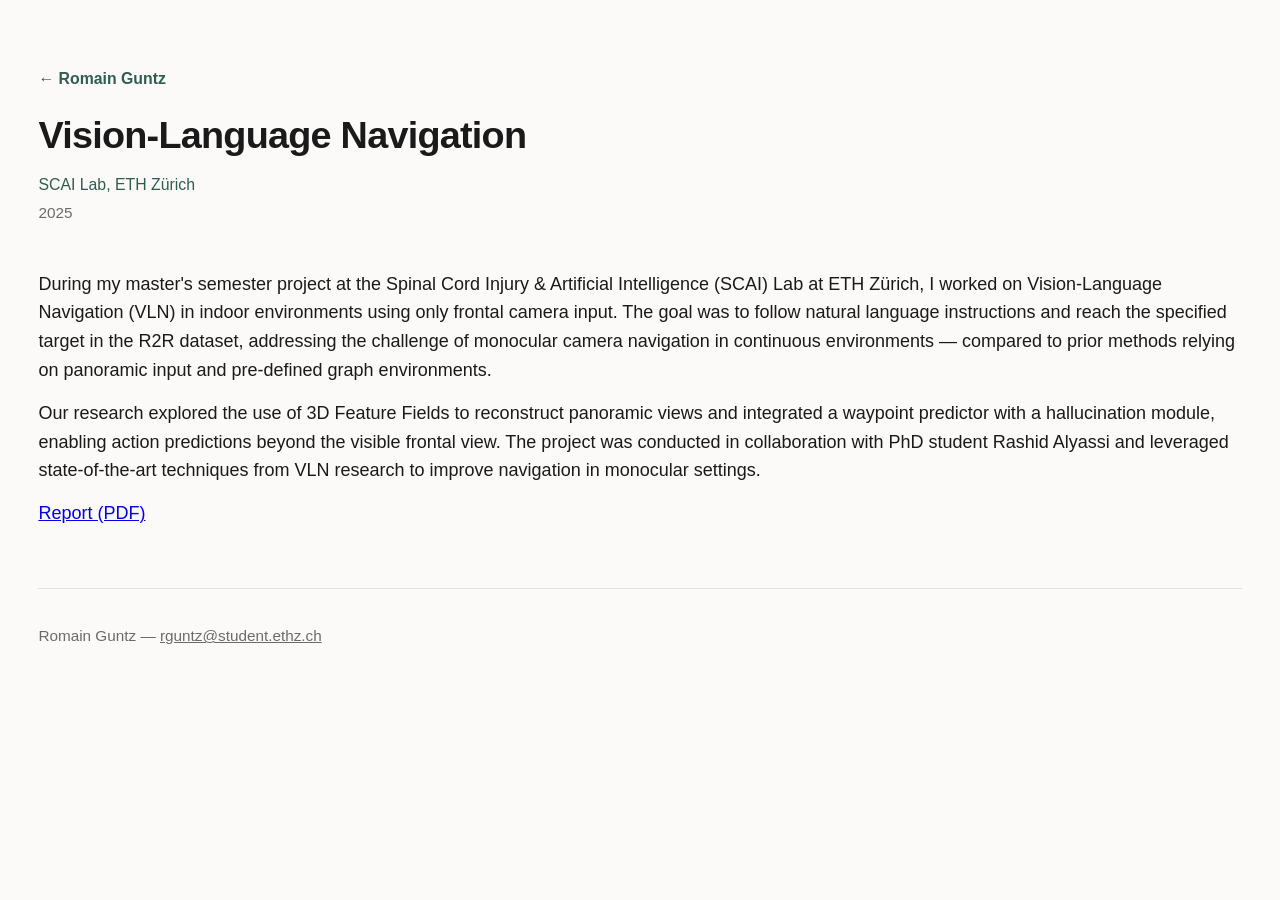
<file: project-vln.html>
<!DOCTYPE html>
<html lang="en">
<head>
<meta charset="UTF-8">
<meta name="viewport" content="width=device-width, initial-scale=1.0">
<title>Vision-Language Navigation — Romain Guntz</title>
<meta name="description" content="Vision-Language Navigation with monocular frontal-camera input — SCAI Lab, ETH Zürich.">
<link rel="icon" href="data:,">
<link rel="stylesheet" href="style.css">
</head>
<body>

<div class="wrap">

  <header class="hero hero-sub">
    <div class="hero-text">
      <a class="back-link" href="index.html">← Romain Guntz</a>
      <h1>Vision-Language Navigation</h1>
      <p class="detail-meta">SCAI Lab, ETH Zürich</p>
      <p class="detail-date">2025</p>
    </div>
  </header>

  <section class="block">
    <p>During my master's semester project at the Spinal Cord Injury & Artificial Intelligence (SCAI) Lab at ETH Zürich, I worked on Vision-Language Navigation (VLN) in indoor environments using only frontal camera input. The goal was to follow natural language instructions and reach the specified target in the R2R dataset, addressing the challenge of monocular camera navigation in continuous environments — compared to prior methods relying on panoramic input and pre-defined graph environments.</p>
    <p>Our research explored the use of 3D Feature Fields to reconstruct panoramic views and integrated a waypoint predictor with a hallucination module, enabling action predictions beyond the visible frontal view. The project was conducted in collaboration with PhD student Rashid Alyassi and leveraged state-of-the-art techniques from VLN research to improve navigation in monocular settings.</p>
    <p><a href="assets/VLN_Social_Navigation.pdf" target="_blank" rel="noopener">Report (PDF)</a></p>
  </section>

  <footer>
    <p>Romain Guntz — <a href="mailto:rguntz@student.ethz.ch">rguntz@student.ethz.ch</a></p>
  </footer>

</div>
</body>
</html>
</file>
<file: style.css>
:root {
  --bg: #fbfaf8;
  --ink: #1a1a1a;
  --muted: #6b6b6b;
  --line: #e3e1dc;
  --accent: #2f5d50;
  --tag-bg: #f0efea;
}

@media (prefers-color-scheme: dark) {
  :root {
    --bg: #14151a;
    --ink: #ececec;
    --muted: #9a9a9a;
    --line: #2a2b31;
    --accent: #7fbfa9;
    --tag-bg: #1e1f25;
  }
}

* { box-sizing: border-box; }

html {
  font-size: 18px;
}

html, body {
  margin: 0;
  background: var(--bg);
  color: var(--ink);
}

body {
  font-family: -apple-system, BlinkMacSystemFont, "Segoe UI", Helvetica, Arial, sans-serif;
  line-height: 1.6;
  font-size: 1rem;
}

.wrap {
  max-width: 1440px;
  margin: 0 auto;
  padding: 64px clamp(20px, 3vw, 48px) 48px;
}

.hero {
  display: flex;
  align-items: center;
  gap: 28px;
  margin-bottom: 36px;
}

.avatar {
  width: 108px;
  height: 108px;
  border-radius: 50%;
  object-fit: cover;
  flex-shrink: 0;
  border: 1px solid var(--line);
}

.hero-text h1 {
  margin: 0 0 6px;
  font-size: 2.3rem;
  letter-spacing: -0.02em;
}

.tagline {
  margin: 0 0 12px;
  color: var(--muted);
  font-size: 0.98rem;
  max-width: 46ch;
}

.links {
  display: flex;
  flex-wrap: wrap;
  gap: 16px;
}

.links a {
  color: var(--accent);
  text-decoration: none;
  font-size: 0.92rem;
  font-weight: 600;
  border-bottom: 1px solid transparent;
}

.links a:hover {
  border-bottom-color: var(--accent);
}

.hero-sub {
  display: block;
  margin-bottom: 36px;
}

.back-link {
  display: inline-block;
  color: var(--accent);
  text-decoration: none;
  font-size: 0.88rem;
  font-weight: 600;
  margin-bottom: 14px;
}

.back-link:hover {
  text-decoration: underline;
}

.hero-sub h1 {
  margin: 0 0 6px;
  font-size: 2.1rem;
  letter-spacing: -0.02em;
}

.detail-meta {
  color: var(--accent);
  font-size: 0.88rem;
  margin: 0 0 4px;
}

.detail-date {
  color: var(--muted);
  font-size: 0.85rem;
  margin: 0 0 20px;
}

video, .block img {
  max-width: 100%;
  border-radius: 8px;
  border: 1px solid var(--line);
  display: block;
  margin: 22px auto;
}

.video-caption {
  color: var(--muted);
  font-size: 0.82rem;
  margin: -14px 0 22px;
  text-align: center;
}

.citation {
  font-size: 0.8rem;
  color: var(--muted);
  font-style: italic;
}

.infoblock {
  display: flex;
  flex-wrap: wrap;
  justify-content: space-between;
  gap: 20px 48px;
  padding: 28px 32px;
  margin-bottom: 44px;
  background: var(--tag-bg);
  border-radius: 10px;
  border: 1px solid var(--line);
}

.infoblock > div {
  display: flex;
  flex-direction: column;
  gap: 6px;
}

.infoblock .k {
  font-size: 0.85rem;
  text-transform: uppercase;
  letter-spacing: 0.06em;
  color: var(--muted);
}

.infoblock .v {
  white-space: nowrap;
  font-size: 1.25rem;
  font-weight: 600;
}

.block {
  margin-bottom: 44px;
  padding-top: 8px;
}

.block h2 {
  display: flex;
  align-items: baseline;
  gap: 10px;
  font-size: 1.45rem;
  text-transform: uppercase;
  letter-spacing: 0.04em;
  margin: 0 0 18px;
  padding-bottom: 10px;
  border-bottom: 1px solid var(--line);
}

.block h2 .num {
  color: var(--accent);
  font-variant-numeric: tabular-nums;
  font-size: 1.1rem;
}

.block p {
  margin: 0 0 14px;
  color: var(--ink);
}

.block h3 {
  margin: 32px 0 12px;
  font-size: 1.25rem;
  font-weight: 600;
}

.block-note {
  color: var(--muted);
  font-size: 0.9rem;
}

.block-note a {
  color: var(--accent);
}

.entries {
  list-style: none;
  margin: 0;
  padding: 0;
  display: flex;
  flex-direction: column;
  gap: 24px;
}

.entry-head {
  display: flex;
  justify-content: space-between;
  align-items: baseline;
  gap: 12px;
  flex-wrap: wrap;
}

.entry-title {
  font-weight: 600;
  font-size: 1.2rem;
}

.entry-date {
  color: var(--muted);
  font-size: 0.85rem;
  white-space: nowrap;
}

.entry-sub {
  color: var(--accent);
  font-size: 0.85rem;
  margin: 2px 0 8px !important;
}

.entries p:last-child {
  margin-bottom: 0;
}

.entry-bullets {
  list-style: none;
  margin: 6px 0 0;
  padding: 0;
  display: flex;
  flex-direction: column;
  gap: 6px;
}

.entry-bullets li {
  padding-left: 1.1em;
  position: relative;
}

.entry-bullets li::before {
  content: "◦";
  position: absolute;
  left: 0;
  color: var(--muted);
}

.entries a {
  color: var(--accent);
  font-weight: 600;
  text-decoration: none;
  border-bottom: 1px solid transparent;
}

.entries a:hover {
  border-bottom-color: var(--accent);
}

.references {
  margin: 0;
  padding-left: 1.4em;
  display: flex;
  flex-direction: column;
  gap: 10px;
}

.references li {
  color: var(--muted);
  font-size: 0.86rem;
}

.references a {
  color: var(--accent);
}

.back-ref {
  text-decoration: none;
}

.citation a {
  color: var(--muted);
  font-weight: 400;
  font-style: italic;
  border-bottom: 1px dotted var(--muted);
}

.citation a:hover {
  color: var(--accent);
  border-bottom-color: var(--accent);
}

.coursework {
  list-style: none;
  margin: 10px 0 0;
  padding: 0;
  display: grid;
  grid-template-columns: 1fr 1fr;
  gap: 6px 18px;
}

.coursework li {
  font-size: 0.86rem;
  color: var(--muted);
}

.coursework li span {
  color: var(--muted);
}

@media (max-width: 480px) {
  .coursework {
    grid-template-columns: 1fr;
  }
}

.journey {
  display: flex;
  flex-direction: column;
  gap: 24px;
}

.journey-item h3 {
  margin: 0 0 8px;
  font-size: 1.25rem;
  font-weight: 600;
}

.journey-item p {
  margin: 0 0 10px;
}

.journey-item p:last-child {
  margin-bottom: 0;
}

.reading {
  list-style: none;
  margin: 0;
  padding: 0;
  display: flex;
  flex-direction: column;
  gap: 10px;
}

.reading li {
  display: flex;
  flex-direction: column;
  gap: 2px;
}

.reading .author {
  font-weight: 600;
  font-size: 0.92rem;
}

.reading .titles {
  color: var(--muted);
  font-size: 0.9rem;
}

.reading .titles em {
  font-style: italic;
  color: var(--muted);
}

footer {
  margin-top: 60px;
  padding-top: 20px;
  border-top: 1px solid var(--line);
  color: var(--muted);
  font-size: 0.85rem;
}

footer a {
  color: var(--muted);
}

@media (max-width: 480px) {
  .hero {
    flex-direction: column;
    align-items: flex-start;
    gap: 18px;
  }
  .infoblock {
    flex-direction: column;
  }
  .infoblock .v {
    white-space: normal;
  }
}
</file>
